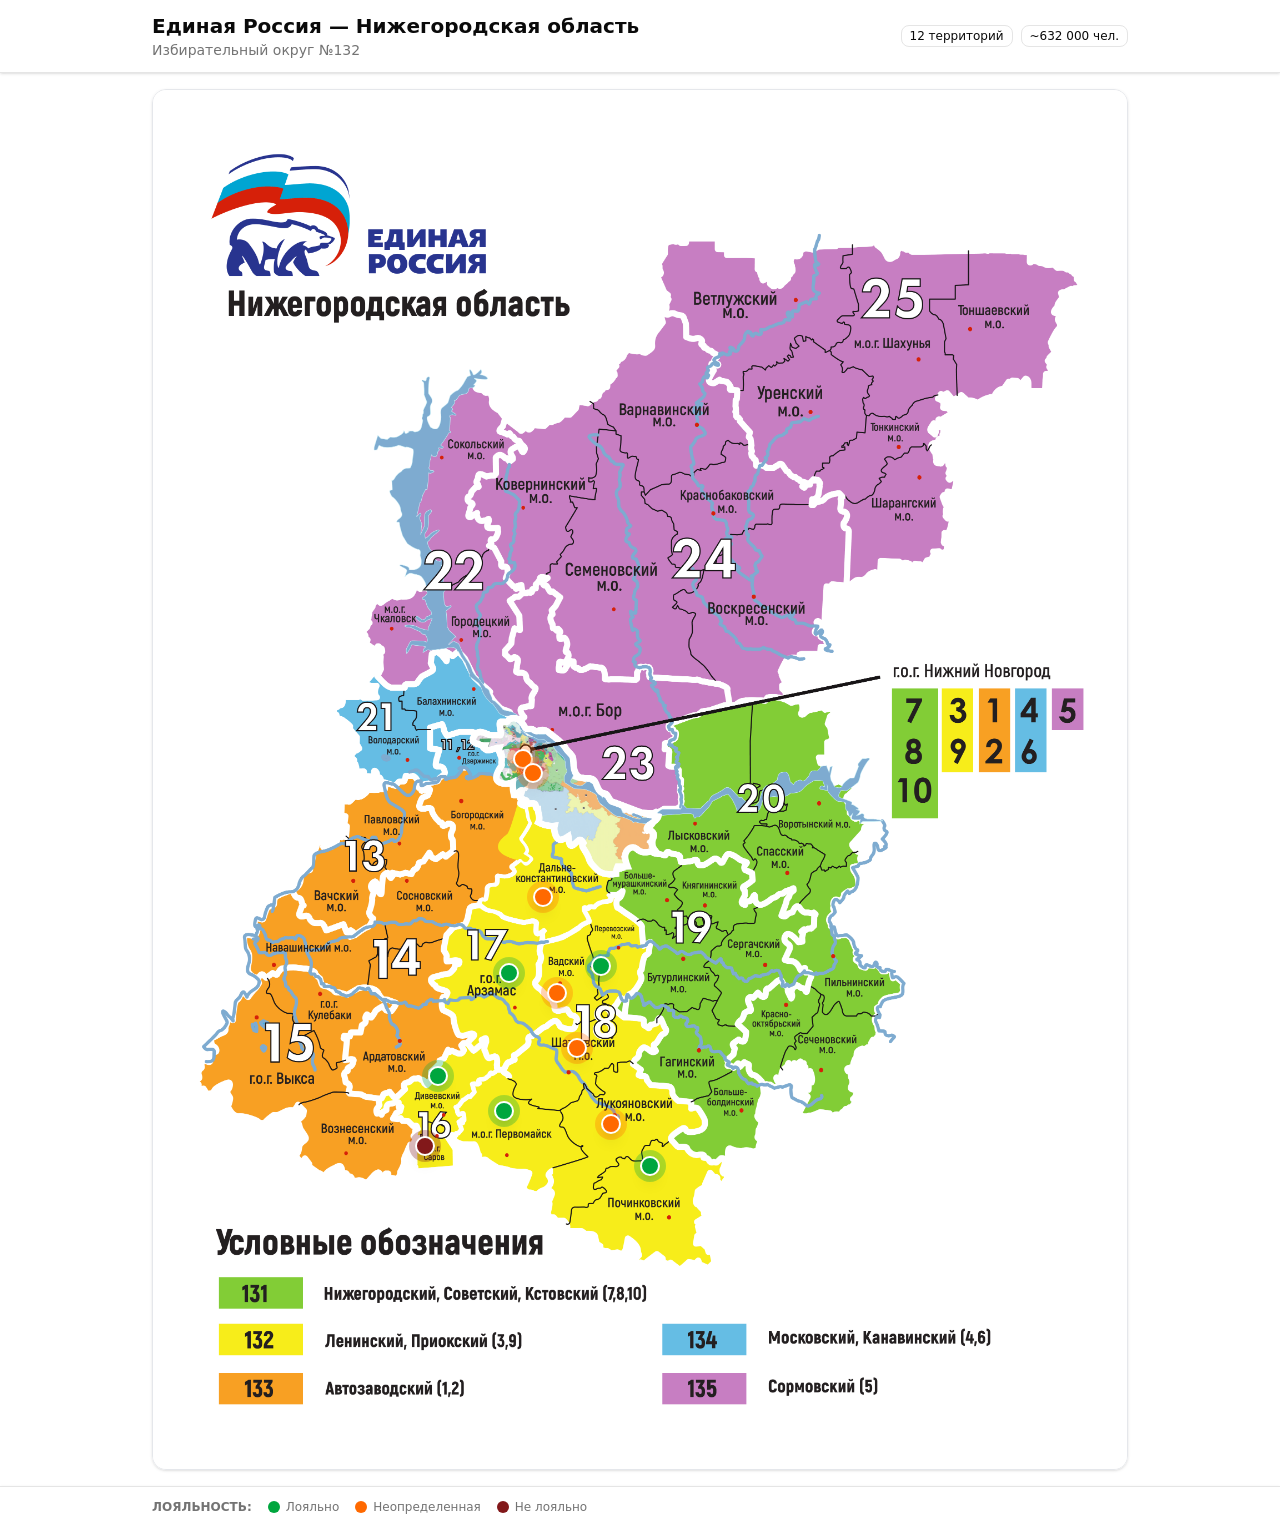
<file: okrug-132/index.html>
<!DOCTYPE html><!--DJLIsLIjO29d48KLPMk3D--><html lang="en"><head><meta charSet="utf-8"/><meta name="viewport" content="width=device-width, initial-scale=1"/><link rel="preload" href="/okrug-132/_next/static/media/4cf2300e9c8272f7-s.p.woff2" as="font" crossorigin="" type="font/woff2"/><link rel="preload" href="/okrug-132/_next/static/media/93f479601ee12b01-s.p.woff2" as="font" crossorigin="" type="font/woff2"/><link rel="preload" as="image" href="./map.png"/><link rel="stylesheet" href="/okrug-132/_next/static/css/6f3182ace454c8b6.css" data-precedence="next"/><link rel="stylesheet" href="/okrug-132/_next/static/css/6cae987463e61019.css" data-precedence="next"/><link rel="preload" as="script" fetchPriority="low" href="/okrug-132/_next/static/chunks/webpack-2eaff942c7cb0885.js"/><script src="/okrug-132/_next/static/chunks/4bd1b696-c023c6e3521b1417.js" async=""></script><script src="/okrug-132/_next/static/chunks/255-2b6ad2f5c736314a.js" async=""></script><script src="/okrug-132/_next/static/chunks/main-app-88eaa8a7fa82644d.js" async=""></script><script src="/okrug-132/_next/static/chunks/950-22b72916cce64517.js" async=""></script><script src="/okrug-132/_next/static/chunks/999-03c923187583d707.js" async=""></script><script src="/okrug-132/_next/static/chunks/app/layout-4a2c676f9dff4cd3.js" async=""></script><script src="/okrug-132/_next/static/chunks/483-826a924587c4ad58.js" async=""></script><script src="/okrug-132/_next/static/chunks/app/page-fa3358423f126c7c.js" async=""></script><meta name="next-size-adjust" content=""/><title>Округ 132 — Нижегородская область</title><meta name="description" content="Единая Россия — Нижегородская область. Избирательный округ №132. Интерактивная карта территорий."/><link rel="icon" href="https://z-cdn.chatglm.cn/z-ai/static/logo.svg"/><script src="/okrug-132/_next/static/chunks/polyfills-42372ed130431b0a.js" noModule=""></script></head><body class="__variable_f5a9a6 __variable_5916a9 antialiased bg-background text-foreground"><div hidden=""><!--$--><!--/$--></div><div class="min-h-screen flex flex-col bg-white"><header class="bg-white border-b shadow-sm"><div class="max-w-5xl mx-auto px-4 sm:px-6 py-3 flex flex-col sm:flex-row sm:items-center sm:justify-between gap-2"><div><h1 class="text-lg sm:text-xl font-bold text-foreground">Единая Россия — Нижегородская область</h1><p class="text-sm text-muted-foreground">Избирательный округ №132</p></div><div class="flex items-center gap-2"><span class="inline-flex items-center rounded-md border px-2 py-0.5 font-medium text-xs">12 территорий</span><span class="inline-flex items-center rounded-md border px-2 py-0.5 font-medium text-xs">~632 000 чел.</span></div></div></header><main class="flex-1 overflow-auto"><div class="max-w-5xl mx-auto px-4 sm:px-6 py-4"><div class="relative w-full rounded-xl overflow-hidden shadow-sm border border-gray-200"><img src="./map.png" alt="Карта избирательного округа №132" class="w-full h-auto block" draggable="false"/><button aria-label="Ленинский район г.о.г. Нижний Новгород" class="absolute z-20 group cursor-pointer focus:outline-none -translate-x-1/2 -translate-y-1/2" style="top:48.5%;left:38%" data-state="closed" data-slot="tooltip-trigger"><span class="absolute inset-[-6px] rounded-full bg-orange-500 transition-opacity duration-300 opacity-30"></span><span class="relative block w-5 h-5 rounded-full bg-orange-500 border-[2.5px] border-white shadow-lg transition-transform duration-200 group-hover:scale-110"></span></button><button aria-label="Приокский район + Новинский сельсовет г.о.г. Нижний Новгород" class="absolute z-20 group cursor-pointer focus:outline-none -translate-x-1/2 -translate-y-1/2" style="top:49.5%;left:39%" data-state="closed" data-slot="tooltip-trigger"><span class="absolute inset-[-6px] rounded-full bg-orange-500 transition-opacity duration-300 opacity-30"></span><span class="relative block w-5 h-5 rounded-full bg-orange-500 border-[2.5px] border-white shadow-lg transition-transform duration-200 group-hover:scale-110"></span></button><button aria-label="Дальнеконстантиновский м.о." class="absolute z-20 group cursor-pointer focus:outline-none -translate-x-1/2 -translate-y-1/2" style="top:58.5%;left:40%" data-state="closed" data-slot="tooltip-trigger"><span class="absolute inset-[-6px] rounded-full bg-orange-500 transition-opacity duration-300 opacity-30"></span><span class="relative block w-5 h-5 rounded-full bg-orange-500 border-[2.5px] border-white shadow-lg transition-transform duration-200 group-hover:scale-110"></span></button><button aria-label="Арзамас г.о.г." class="absolute z-20 group cursor-pointer focus:outline-none -translate-x-1/2 -translate-y-1/2" style="top:64%;left:36.5%" data-state="closed" data-slot="tooltip-trigger"><span class="absolute inset-[-6px] rounded-full bg-green-600 transition-opacity duration-300 opacity-30"></span><span class="relative block w-5 h-5 rounded-full bg-green-600 border-[2.5px] border-white shadow-lg transition-transform duration-200 group-hover:scale-110"></span></button><button aria-label="Вадский м.о." class="absolute z-20 group cursor-pointer focus:outline-none -translate-x-1/2 -translate-y-1/2" style="top:65.5%;left:41.5%" data-state="closed" data-slot="tooltip-trigger"><span class="absolute inset-[-6px] rounded-full bg-orange-500 transition-opacity duration-300 opacity-30"></span><span class="relative block w-5 h-5 rounded-full bg-orange-500 border-[2.5px] border-white shadow-lg transition-transform duration-200 group-hover:scale-110"></span></button><button aria-label="Перевозский м.о." class="absolute z-20 group cursor-pointer focus:outline-none -translate-x-1/2 -translate-y-1/2" style="top:63.5%;left:46%" data-state="closed" data-slot="tooltip-trigger"><span class="absolute inset-[-6px] rounded-full bg-green-600 transition-opacity duration-300 opacity-30"></span><span class="relative block w-5 h-5 rounded-full bg-green-600 border-[2.5px] border-white shadow-lg transition-transform duration-200 group-hover:scale-110"></span></button><button aria-label="Шатковский м.о." class="absolute z-20 group cursor-pointer focus:outline-none -translate-x-1/2 -translate-y-1/2" style="top:69.5%;left:43.5%" data-state="closed" data-slot="tooltip-trigger"><span class="absolute inset-[-6px] rounded-full bg-orange-500 transition-opacity duration-300 opacity-30"></span><span class="relative block w-5 h-5 rounded-full bg-orange-500 border-[2.5px] border-white shadow-lg transition-transform duration-200 group-hover:scale-110"></span></button><button aria-label="Дивеевский м.о." class="absolute z-20 group cursor-pointer focus:outline-none -translate-x-1/2 -translate-y-1/2" style="top:71.5%;left:29.3%" data-state="closed" data-slot="tooltip-trigger"><span class="absolute inset-[-6px] rounded-full bg-green-600 transition-opacity duration-300 opacity-30"></span><span class="relative block w-5 h-5 rounded-full bg-green-600 border-[2.5px] border-white shadow-lg transition-transform duration-200 group-hover:scale-110"></span></button><button aria-label="Первомайск м.о.г." class="absolute z-20 group cursor-pointer focus:outline-none -translate-x-1/2 -translate-y-1/2" style="top:74%;left:36%" data-state="closed" data-slot="tooltip-trigger"><span class="absolute inset-[-6px] rounded-full bg-green-600 transition-opacity duration-300 opacity-30"></span><span class="relative block w-5 h-5 rounded-full bg-green-600 border-[2.5px] border-white shadow-lg transition-transform duration-200 group-hover:scale-110"></span></button><button aria-label="Лукояновский м.о." class="absolute z-20 group cursor-pointer focus:outline-none -translate-x-1/2 -translate-y-1/2" style="top:75%;left:47%" data-state="closed" data-slot="tooltip-trigger"><span class="absolute inset-[-6px] rounded-full bg-orange-500 transition-opacity duration-300 opacity-30"></span><span class="relative block w-5 h-5 rounded-full bg-orange-500 border-[2.5px] border-white shadow-lg transition-transform duration-200 group-hover:scale-110"></span></button><button aria-label="Починковский м.о." class="absolute z-20 group cursor-pointer focus:outline-none -translate-x-1/2 -translate-y-1/2" style="top:78%;left:51%" data-state="closed" data-slot="tooltip-trigger"><span class="absolute inset-[-6px] rounded-full bg-green-600 transition-opacity duration-300 opacity-30"></span><span class="relative block w-5 h-5 rounded-full bg-green-600 border-[2.5px] border-white shadow-lg transition-transform duration-200 group-hover:scale-110"></span></button><button aria-label="Саров г.о.г." class="absolute z-20 group cursor-pointer focus:outline-none -translate-x-1/2 -translate-y-1/2" style="top:76.6%;left:27.9%" data-state="closed" data-slot="tooltip-trigger"><span class="absolute inset-[-6px] rounded-full bg-red-900 transition-opacity duration-300 opacity-30"></span><span class="relative block w-5 h-5 rounded-full bg-red-900 border-[2.5px] border-white shadow-lg transition-transform duration-200 group-hover:scale-110"></span></button></div></div></main><footer class="bg-white border-t shadow-sm mt-auto"><div class="max-w-5xl mx-auto px-4 sm:px-6 py-3"><div class="flex flex-wrap items-center gap-4"><span class="text-xs font-semibold uppercase text-muted-foreground">ЛОЯЛЬНОСТЬ:</span><div class="flex flex-wrap items-center gap-4"><div class="flex items-center gap-1.5"><span class="block w-3 h-3 rounded-full bg-green-600"></span><span class="text-xs text-muted-foreground">Лояльно</span></div><div class="flex items-center gap-1.5"><span class="block w-3 h-3 rounded-full bg-orange-500"></span><span class="text-xs text-muted-foreground">Неопределенная</span></div><div class="flex items-center gap-1.5"><span class="block w-3 h-3 rounded-full bg-red-900"></span><span class="text-xs text-muted-foreground">Не лояльно</span></div></div></div></div></footer></div><!--$--><!--/$--><div role="region" aria-label="Notifications (F8)" tabindex="-1" style="pointer-events:none"><ol tabindex="-1" class="fixed top-0 z-[100] flex max-h-screen w-full flex-col-reverse p-4 sm:bottom-0 sm:right-0 sm:top-auto sm:flex-col md:max-w-[420px]"></ol></div><script src="/okrug-132/_next/static/chunks/webpack-2eaff942c7cb0885.js" id="_R_" async=""></script><script>(self.__next_f=self.__next_f||[]).push([0])</script><script>self.__next_f.push([1,"1:\"$Sreact.fragment\"\n2:I[9766,[],\"\"]\n3:I[8924,[],\"\"]\n4:I[704,[\"950\",\"static/chunks/950-22b72916cce64517.js\",\"999\",\"static/chunks/999-03c923187583d707.js\",\"177\",\"static/chunks/app/layout-4a2c676f9dff4cd3.js\"],\"Toaster\"]\n5:I[1959,[],\"ClientPageRoot\"]\n6:I[5977,[\"950\",\"static/chunks/950-22b72916cce64517.js\",\"483\",\"static/chunks/483-826a924587c4ad58.js\",\"974\",\"static/chunks/app/page-fa3358423f126c7c.js\"],\"default\"]\n9:I[4431,[],\"OutletBoundary\"]\nb:I[5278,[],\"AsyncMetadataOutlet\"]\nd:I[4431,[],\"ViewportBoundary\"]\nf:I[4431,[],\"MetadataBoundary\"]\n10:\"$Sreact.suspense\"\n12:I[7150,[],\"\"]\n:HL[\"/okrug-132/_next/static/media/4cf2300e9c8272f7-s.p.woff2\",\"font\",{\"crossOrigin\":\"\",\"type\":\"font/woff2\"}]\n:HL[\"/okrug-132/_next/static/media/93f479601ee12b01-s.p.woff2\",\"font\",{\"crossOrigin\":\"\",\"type\":\"font/woff2\"}]\n:HL[\"/okrug-132/_next/static/css/6f3182ace454c8b6.css\",\"style\"]\n:HL[\"/okrug-132/_next/static/css/6cae987463e61019.css\",\"style\"]\n"])</script><script>self.__next_f.push([1,"0:{\"P\":null,\"b\":\"DJLIsLIjO29d48KLPMk3D\",\"p\":\"/okrug-132\",\"c\":[\"\",\"\"],\"i\":false,\"f\":[[[\"\",{\"children\":[\"__PAGE__\",{}]},\"$undefined\",\"$undefined\",true],[\"\",[\"$\",\"$1\",\"c\",{\"children\":[[[\"$\",\"link\",\"0\",{\"rel\":\"stylesheet\",\"href\":\"/okrug-132/_next/static/css/6f3182ace454c8b6.css\",\"precedence\":\"next\",\"crossOrigin\":\"$undefined\",\"nonce\":\"$undefined\"}],[\"$\",\"link\",\"1\",{\"rel\":\"stylesheet\",\"href\":\"/okrug-132/_next/static/css/6cae987463e61019.css\",\"precedence\":\"next\",\"crossOrigin\":\"$undefined\",\"nonce\":\"$undefined\"}]],[\"$\",\"html\",null,{\"lang\":\"en\",\"suppressHydrationWarning\":true,\"children\":[\"$\",\"body\",null,{\"className\":\"__variable_f5a9a6 __variable_5916a9 antialiased bg-background text-foreground\",\"children\":[[\"$\",\"$L2\",null,{\"parallelRouterKey\":\"children\",\"error\":\"$undefined\",\"errorStyles\":\"$undefined\",\"errorScripts\":\"$undefined\",\"template\":[\"$\",\"$L3\",null,{}],\"templateStyles\":\"$undefined\",\"templateScripts\":\"$undefined\",\"notFound\":[[[\"$\",\"title\",null,{\"children\":\"404: This page could not be found.\"}],[\"$\",\"div\",null,{\"style\":{\"fontFamily\":\"system-ui,\\\"Segoe UI\\\",Roboto,Helvetica,Arial,sans-serif,\\\"Apple Color Emoji\\\",\\\"Segoe UI Emoji\\\"\",\"height\":\"100vh\",\"textAlign\":\"center\",\"display\":\"flex\",\"flexDirection\":\"column\",\"alignItems\":\"center\",\"justifyContent\":\"center\"},\"children\":[\"$\",\"div\",null,{\"children\":[[\"$\",\"style\",null,{\"dangerouslySetInnerHTML\":{\"__html\":\"body{color:#000;background:#fff;margin:0}.next-error-h1{border-right:1px solid rgba(0,0,0,.3)}@media (prefers-color-scheme:dark){body{color:#fff;background:#000}.next-error-h1{border-right:1px solid rgba(255,255,255,.3)}}\"}}],[\"$\",\"h1\",null,{\"className\":\"next-error-h1\",\"style\":{\"display\":\"inline-block\",\"margin\":\"0 20px 0 0\",\"padding\":\"0 23px 0 0\",\"fontSize\":24,\"fontWeight\":500,\"verticalAlign\":\"top\",\"lineHeight\":\"49px\"},\"children\":404}],[\"$\",\"div\",null,{\"style\":{\"display\":\"inline-block\"},\"children\":[\"$\",\"h2\",null,{\"style\":{\"fontSize\":14,\"fontWeight\":400,\"lineHeight\":\"49px\",\"margin\":0},\"children\":\"This page could not be found.\"}]}]]}]}]],[]],\"forbidden\":\"$undefined\",\"unauthorized\":\"$undefined\"}],[\"$\",\"$L4\",null,{}]]}]}]]}],{\"children\":[\"__PAGE__\",[\"$\",\"$1\",\"c\",{\"children\":[[\"$\",\"$L5\",null,{\"Component\":\"$6\",\"searchParams\":{},\"params\":{},\"promises\":[\"$@7\",\"$@8\"]}],null,[\"$\",\"$L9\",null,{\"children\":[\"$La\",[\"$\",\"$Lb\",null,{\"promise\":\"$@c\"}]]}]]}],{},null,false]},null,false],[\"$\",\"$1\",\"h\",{\"children\":[null,[[\"$\",\"$Ld\",null,{\"children\":\"$Le\"}],[\"$\",\"meta\",null,{\"name\":\"next-size-adjust\",\"content\":\"\"}]],[\"$\",\"$Lf\",null,{\"children\":[\"$\",\"div\",null,{\"hidden\":true,\"children\":[\"$\",\"$10\",null,{\"fallback\":null,\"children\":\"$L11\"}]}]}]]}],false]],\"m\":\"$undefined\",\"G\":[\"$12\",[]],\"s\":false,\"S\":true}\n"])</script><script>self.__next_f.push([1,"7:{}\n8:\"$0:f:0:1:2:children:1:props:children:0:props:params\"\n"])</script><script>self.__next_f.push([1,"e:[[\"$\",\"meta\",\"0\",{\"charSet\":\"utf-8\"}],[\"$\",\"meta\",\"1\",{\"name\":\"viewport\",\"content\":\"width=device-width, initial-scale=1\"}]]\na:null\n"])</script><script>self.__next_f.push([1,"13:I[622,[],\"IconMark\"]\nc:{\"metadata\":[[\"$\",\"title\",\"0\",{\"children\":\"Округ 132 — Нижегородская область\"}],[\"$\",\"meta\",\"1\",{\"name\":\"description\",\"content\":\"Единая Россия — Нижегородская область. Избирательный округ №132. Интерактивная карта территорий.\"}],[\"$\",\"link\",\"2\",{\"rel\":\"icon\",\"href\":\"https://z-cdn.chatglm.cn/z-ai/static/logo.svg\"}],[\"$\",\"$L13\",\"3\",{}]],\"error\":null,\"digest\":\"$undefined\"}\n"])</script><script>self.__next_f.push([1,"11:\"$c:metadata\"\n"])</script></body></html>
</file>
<file: okrug-132/_next/static/css/6f3182ace454c8b6.css>
@font-face{font-family:Geist;font-style:normal;font-weight:100 900;font-display:swap;src:url(/okrug-132/_next/static/media/8d697b304b401681-s.woff2) format("woff2");unicode-range:u+0301,u+0400-045f,u+0490-0491,u+04b0-04b1,u+2116}@font-face{font-family:Geist;font-style:normal;font-weight:100 900;font-display:swap;src:url(/okrug-132/_next/static/media/ba015fad6dcf6784-s.woff2) format("woff2");unicode-range:u+0100-02ba,u+02bd-02c5,u+02c7-02cc,u+02ce-02d7,u+02dd-02ff,u+0304,u+0308,u+0329,u+1d00-1dbf,u+1e00-1e9f,u+1ef2-1eff,u+2020,u+20a0-20ab,u+20ad-20c0,u+2113,u+2c60-2c7f,u+a720-a7ff}@font-face{font-family:Geist;font-style:normal;font-weight:100 900;font-display:swap;src:url(/okrug-132/_next/static/media/4cf2300e9c8272f7-s.p.woff2) format("woff2");unicode-range:u+00??,u+0131,u+0152-0153,u+02bb-02bc,u+02c6,u+02da,u+02dc,u+0304,u+0308,u+0329,u+2000-206f,u+20ac,u+2122,u+2191,u+2193,u+2212,u+2215,u+feff,u+fffd}@font-face{font-family:Geist Fallback;src:local("Arial");ascent-override:95.94%;descent-override:28.16%;line-gap-override:0.00%;size-adjust:104.76%}.__className_f5a9a6{font-family:Geist,Geist Fallback;font-style:normal}.__variable_f5a9a6{--font-geist-sans:"Geist","Geist Fallback"}@font-face{font-family:Geist Mono;font-style:normal;font-weight:100 900;font-display:swap;src:url(/okrug-132/_next/static/media/9610d9e46709d722-s.woff2) format("woff2");unicode-range:u+0301,u+0400-045f,u+0490-0491,u+04b0-04b1,u+2116}@font-face{font-family:Geist Mono;font-style:normal;font-weight:100 900;font-display:swap;src:url(/okrug-132/_next/static/media/747892c23ea88013-s.woff2) format("woff2");unicode-range:u+0100-02ba,u+02bd-02c5,u+02c7-02cc,u+02ce-02d7,u+02dd-02ff,u+0304,u+0308,u+0329,u+1d00-1dbf,u+1e00-1e9f,u+1ef2-1eff,u+2020,u+20a0-20ab,u+20ad-20c0,u+2113,u+2c60-2c7f,u+a720-a7ff}@font-face{font-family:Geist Mono;font-style:normal;font-weight:100 900;font-display:swap;src:url(/okrug-132/_next/static/media/93f479601ee12b01-s.p.woff2) format("woff2");unicode-range:u+00??,u+0131,u+0152-0153,u+02bb-02bc,u+02c6,u+02da,u+02dc,u+0304,u+0308,u+0329,u+2000-206f,u+20ac,u+2122,u+2191,u+2193,u+2212,u+2215,u+feff,u+fffd}@font-face{font-family:Geist Mono Fallback;src:local("Arial");ascent-override:74.67%;descent-override:21.92%;line-gap-override:0.00%;size-adjust:134.59%}.__className_5916a9{font-family:Geist Mono,Geist Mono Fallback;font-style:normal}.__variable_5916a9{--font-geist-mono:"Geist Mono","Geist Mono Fallback"}
</file>
